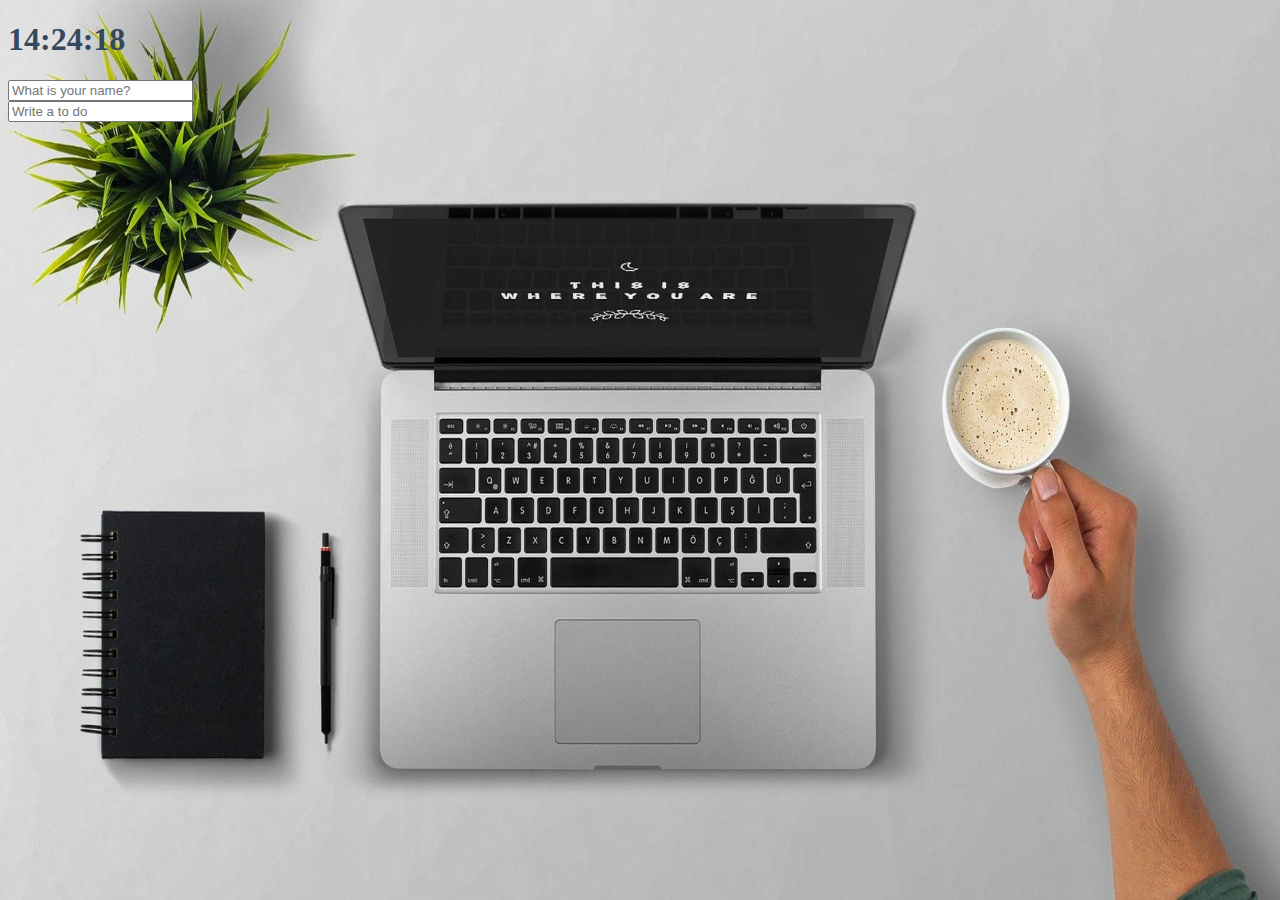
<file: JS_Clock/index.html>
<!DOCTYPE html>
<html>

<head>
    <title>Something</title>
    <meta charset="utf-8" />
    <link rel="stylesheet" href="index.css" />
</head>

<body>
    <div class="js-clock">
        <h1>00:00</h1>
    </div>
    <form class="js-form form">
        <input type="text" placeholder="What is your name?" />
    </form>
    <h4 class="js-greetings greetings"></h4>
    <form class="js-toDoForm">
        <input type="text" placeholder="Write a to do" />
    </form>
    <ul class="js-toDoList">
    </ul>
    <span class="js-weather"></span>
    <script src="clock.js"></script>
    <script src="gretting.js"></script>
    <script src="todo.js"></script>
    <script src="bg.js"></script>
    <script src="weather.js"></script>
</body>

</html>
</file>
<file: JS_Clock/index.css>
body {
    background-color: #ecf0f1;
}

.btn {
    cursor: pointer;
}

body {
    color: #34495e;
}

.clicked {
    color: #7f8c8d;
}

.form,
.greetings {
    display: none;
}

.showing {
    display: block;
}

@keyframes fadeIn {
    from {
        opacity: 0;
    }
    to {
        opacity: 1;
    }
}

.bgImage {
    position: absolute;
    top: 0;
    left: 0;
    width: 100%;
    height: 100%;
    z-index: -1;
    animation: fadeIn 0.5s linear;
}
</file>
